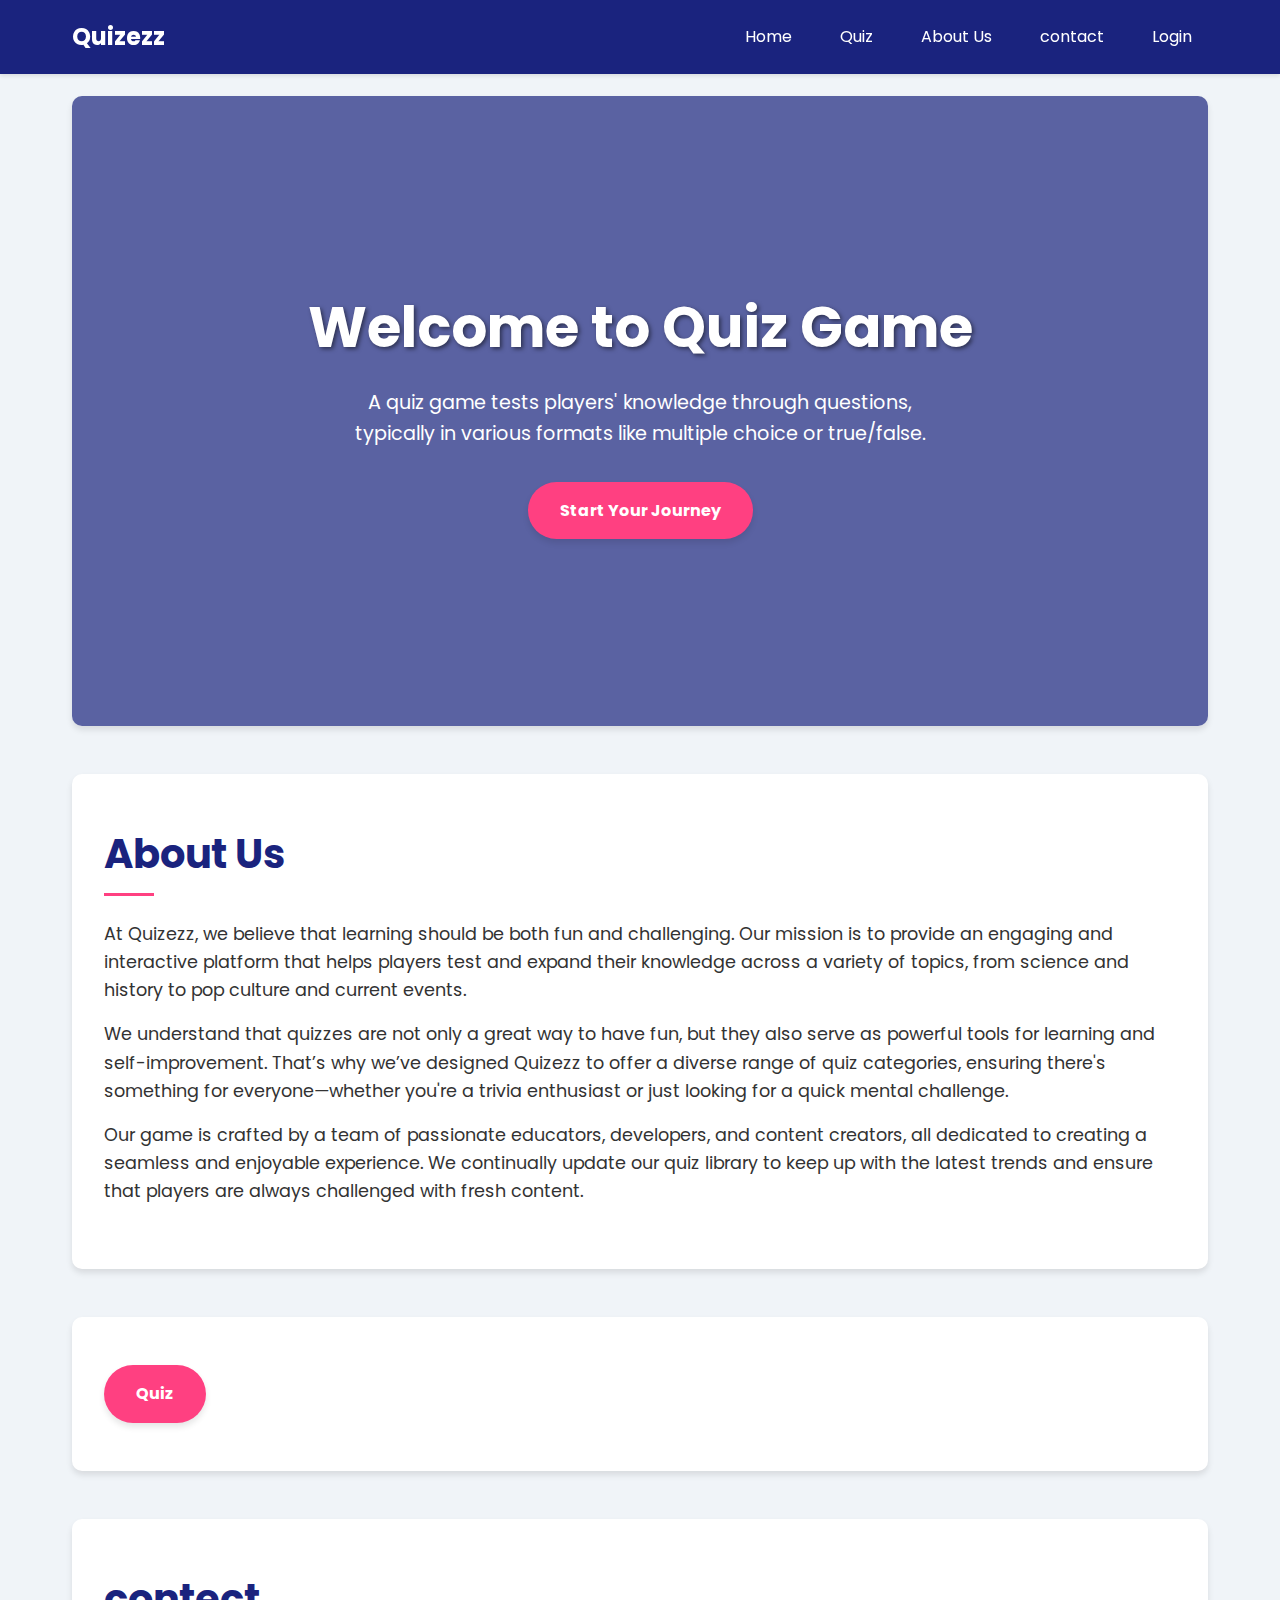
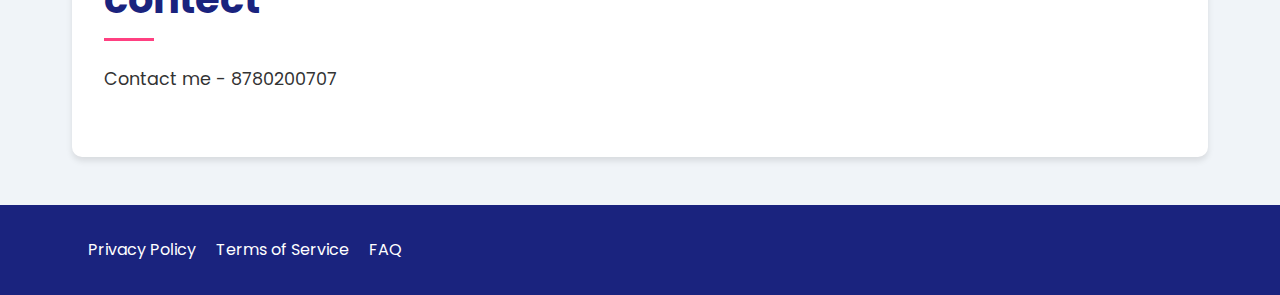
<file: index.html>
<!DOCTYPE html>
<html lang="en">
<head>
    <meta charset="UTF-8">
    <meta name="viewport" content="width=device-width, initial-scale=1.0">
    <title>Quizezz</title>
    <link rel="stylesheet" href="styles.css">
    <link href="https://fonts.googleapis.com/css2?family=Poppins:wght@300;400;600;700&display=swap" rel="stylesheet">
    
</head>
<body>
    <header>
        <nav>
            <div class="logo">Quizezz</div>
            <div class="nav-links">
                <a href="#home">Home</a>
                <a href="#quiz">Quiz</a>
                <a href="#about">About Us</a>
                <a href="#contact">contact</a>
                <a href="login.html">Login</a> 
            </div>
        </nav>
    </header>

    <main>
        <section id="home" class="hero">
            <h1>Welcome to Quiz Game</h1>
            <p>
                A quiz game tests players' knowledge through questions, typically in various formats like multiple choice or true/false.</p>
            <a href="login.html" class="cta-button">Start Your Journey</a>
            
        </section>
        <section id="about" class="section">
            <h2>About Us</h2>
            <p>At Quizezz, we believe that learning should be both fun and challenging. Our mission is to provide an engaging and interactive platform that helps players test and expand their knowledge across a variety of topics, from science and history to pop culture and current events.</p>
            <p>We understand that quizzes are not only a great way to have fun, but they also serve as powerful tools for learning and self-improvement. That’s why we’ve designed Quizezz to offer a diverse range of quiz categories, ensuring there's something for everyone—whether you're a trivia enthusiast or just looking for a quick mental challenge.</p>
            <p>Our game is crafted by a team of passionate educators, developers, and content creators, all dedicated to creating a seamless and enjoyable experience. We continually update our quiz library to keep up with the latest trends and ensure that players are always challenged with fresh content.</p>
        </section>
        <section id="quiz" class="section">
            <a href="quiz.html" class="cta-button">Quiz</a>
        </section>
        <section id="Contact" class="section">
            <h2>contect</h2>
            <p>Contact me - <span>8780200707</span></p>
        </section>
    </main>

    <footer>
        <div class="footer-content">
            
            <div class="footer-links">
                <a href="#">Privacy Policy</a>
                <a href="#">Terms of Service</a>
                <a href="#">FAQ</a>
            </div>
        </div>
    </footer>
</body>
</html>
</file>
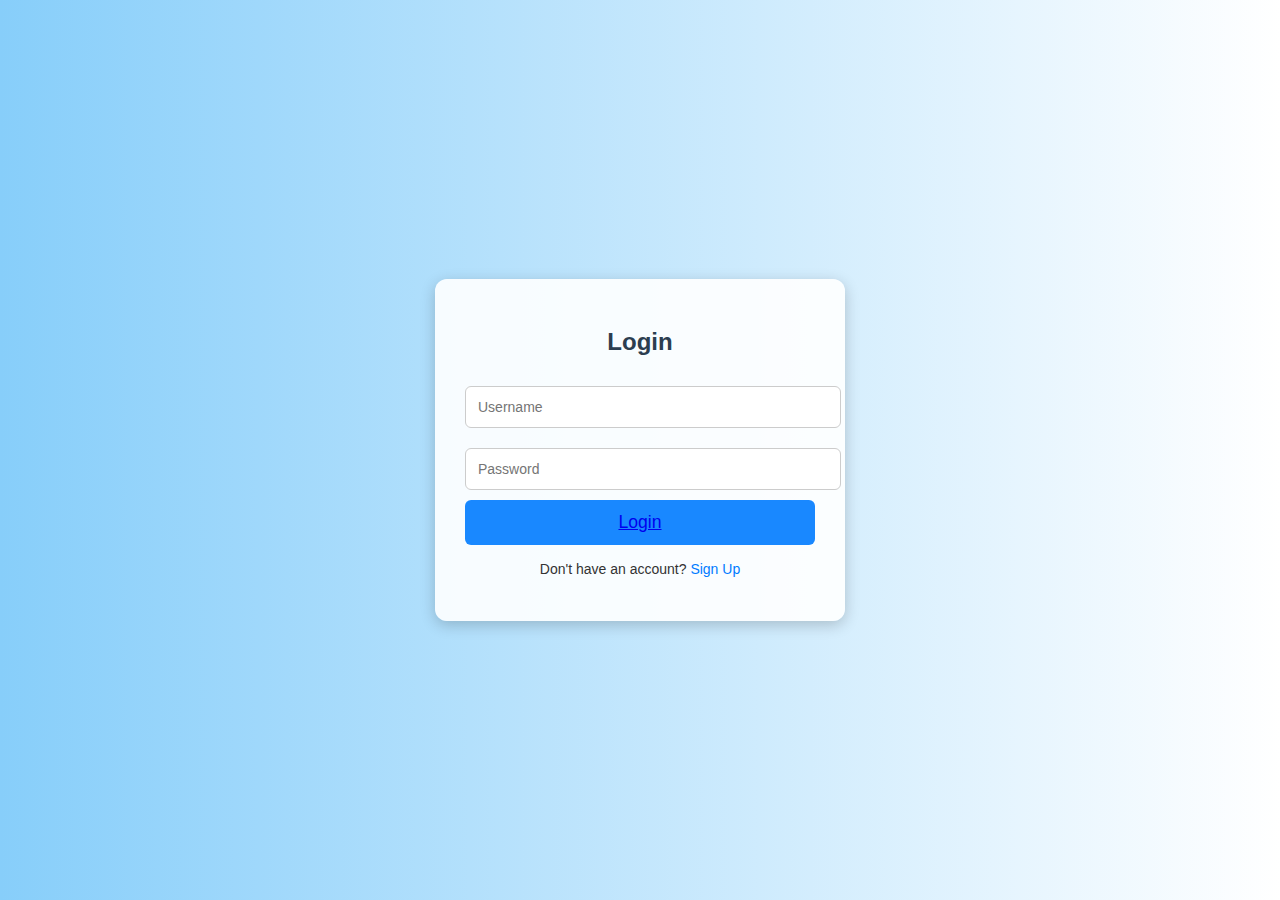
<file: login.html>
<!DOCTYPE html>
<html lang="en">
<head>
    <meta charset="UTF-8">
    <meta name="viewport" content="width=device-width, initial-scale=1.0">
    <meta http-equiv="X-UA-Compatible" content="ie=edge">
    <title>Login Page</title>
    <style>
        body {
            font-family: Arial, sans-serif;
            background: linear-gradient(to right, #87CEFA, #ffffff); /* Light blue to white gradient */
            display: flex;
            justify-content: center;
            align-items: center;
            height: 100vh;
            margin: 0;
            color: #333;
        }
        .login-container {
            background: rgba(255, 255, 255, 0.9);
            padding: 30px;
            border-radius: 12px;
            box-shadow: 0px 4px 15px rgba(0, 0, 0, 0.2);
            width: 350px;
            text-align: center;
        }
        .login-container h2 {
            margin-bottom: 20px;
            color: #2c3e50;
        }
        .login-container input {
            width: 100%;
            padding: 12px;
            margin: 10px 0;
            border: 1px solid #ccc;
            border-radius: 6px;
            font-size: 14px;
        }
        .login-container button {
            width: 100%;
            padding: 12px;
            background-color: rgba(0, 123, 255, 0.9); /* Light blue */
            color: white;
            border: none;
            border-radius: 6px;
            cursor: pointer;
            font-size: 1.1em;
            transition: background-color 0.3s ease;
        }
        .login-container button:hover {
            background-color: rgba(0, 123, 255, 0.7);
        }
        .error-message {
            color: red;
            margin-top: 10px;
        }
        .description {
            margin-top: 20px;
            font-size: 14px;
            color: #555;
        }
        .signup-link {
            margin-top: 15px;
            font-size: 14px;
        }
        .signup-link a {
            color: #007BFF;
            text-decoration: none;
        }
        .signup-link a:hover {
            text-decoration: underline;
        }
    </style>
</head>
<body>

    <div class="login-container">
        <h2>Login</h2>
        <form id="loginForm">
            <input type="text" id="username" placeholder="Username" required>
            <input type="password" id="password" placeholder="Password" required>
            <button type="submit"><a href="index2.html">Login</a></button>
            <p class="error-message" id="errorMessage"></p>
        </form>
       
        <p class="signup-link">
            Don't have an account? <a href="signup.html">Sign Up</a>
        </p>
    </div>

    <script>
        document.getElementById('loginForm').addEventListener('submit', function(event) {
            event.preventDefault();
            const username = document.getElementById('username').value;
            const password = document.getElementById('password').value;
            const errorMessage = document.getElementById('errorMessage');

            // Define valid credentials
            const validUsername = 'Hardik Parmar';
            const validPassword = 'Hardik@2407';

            if (username === validUsername && password === validPassword) {
                window.location.href = 'krus.html'; // Redirect to Kruskal's page
            } else {
                errorMessage.textContent = 'Invalid credentials. Please try again.';
            }
        });
    </script>

</body>
</html>
</file>
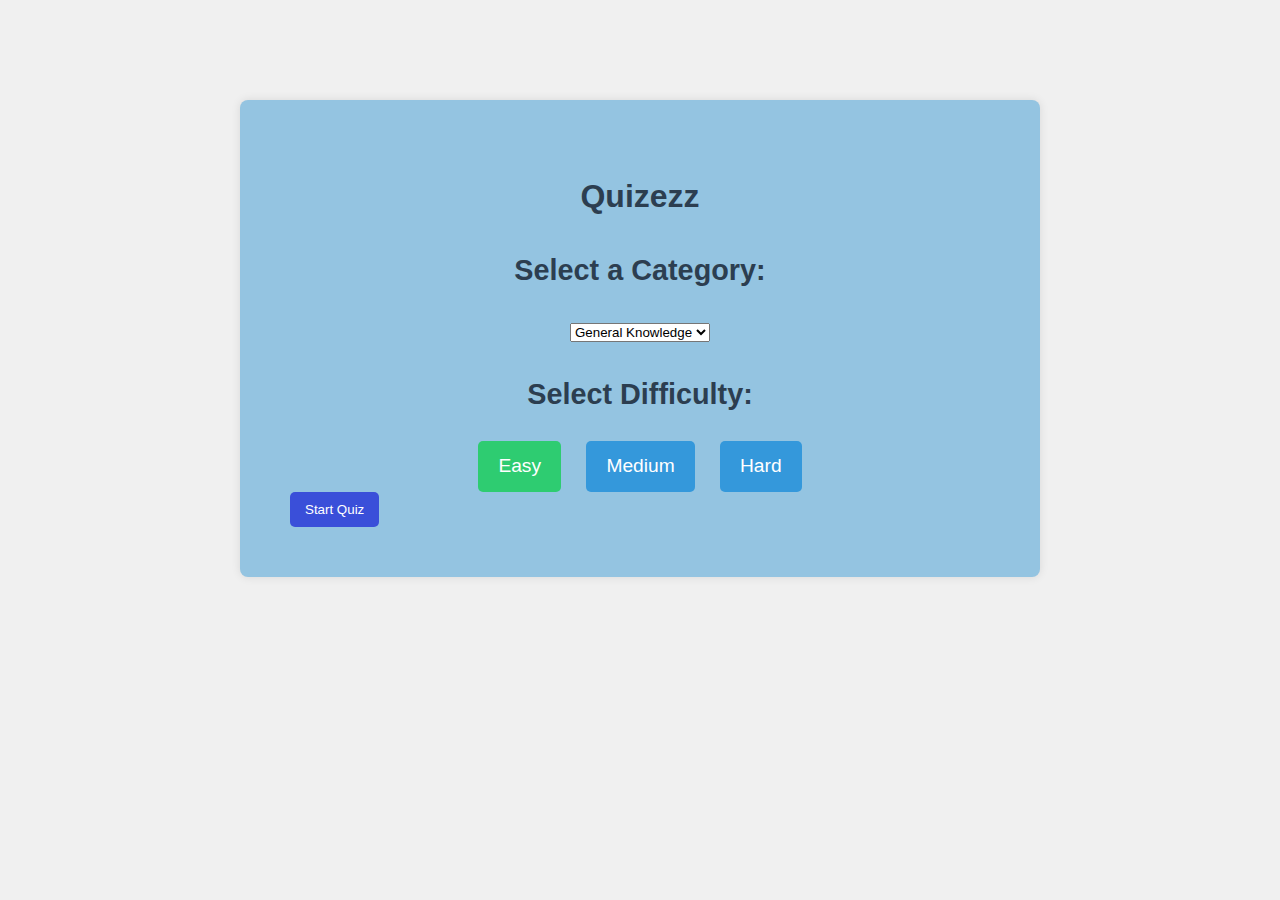
<file: quiz.html>
<!DOCTYPE html>
<html lang="en">
<head>
    <meta charset="UTF-8">
    <meta name="viewport" content="width=device-width, initial-scale=1.0">
    <title>Quizezz</title>
    <style>
        body {
            background-color: #4c8ab3;
            font-family: Arial, sans-serif;
            line-height: 1.6;
            color: #333;
            max-width: 800px;
            margin: 0 auto;
            padding: 20px;
            background-color: #f0f0f0;
        }
        .quiz-container {
            margin-top: 80px;
            background-color: #94c4e1;
            border-radius: 8px;
            padding: 50px;
            box-shadow: 0 0 10px rgba(0, 0, 0, 0.1);
        }
        h1, h2 {
            text-align: center;
            color: #2c3e50;
        }
        .question {
            font-size: 1.2em;
            margin-bottom: 15px;
        }
        .options {
            display: grid;
            gap: 10px;
        }
        button {
            background-color: #3a4fd9;
            color: white;
            border: none;
            padding: 10px 15px;
            border-radius: 5px;
            cursor: pointer;
            transition: background-color 0.3s;
        }
        button:hover {
            background-color: #2980b9;
        }
        button:disabled {
            background-color: #bdc3c7;
            cursor: not-allowed;
        }
        #next-btn, #restart-btn {
            display: block;
            margin: 20px auto 0;
        }
        #score-container, #category-selection, #difficulty-selection {
            text-align: center;
            font-size: 1.2em;
            margin-top: 20px;
        }
        #timer {
            text-align: center;
            font-size: 1.5em;
            margin-bottom: 15px;
        }
        #progress-bar {
            width: 100%;
            height: 20px;
            background-color: #e0e0e0;
            border-radius: 10px;
            margin-bottom: 20px;
        }
        #progress {
            width: 0;
            height: 100%;
            background-color: #2ecc71;
            border-radius: 10px;
            transition: width 0.5s ease-in-out;
        }
        .difficulty {
            display: inline-block;
            margin: 0 10px;
        }
        .difficulty input[type="radio"] {
            display: none;
        }
        .difficulty label {
            display: inline-block;
            background-color: #3498db;
            color: white;
            padding: 10px 20px;
            border-radius: 5px;
            cursor: pointer;
        }
        .difficulty input[type="radio"]:checked + label {
            background-color: #2ecc71;
        }
    </style>
</head>
<body>
    <div class="quiz-container">
        <h1>Quizezz</h1>
        <div id="category-selection">
            <h2>Select a Category:</h2>
            <select id="category">
                <option value="general">General Knowledge</option>
                <option value="science">Science</option>
                <option value="history">History</option>
            </select>
        </div>
        <div id="difficulty-selection">
            <h2>Select Difficulty:</h2>
            <div class="difficulty">
                <input type="radio" id="easy" name="difficulty" value="easy" checked>
                <label for="easy">Easy</label>
            </div>
            <div class="difficulty">
                <input type="radio" id="medium" name="difficulty" value="medium">
                <label for="medium">Medium</label>
            </div>
            <div class="difficulty">
                <input type="radio" id="hard" name="difficulty" value="hard">
                <label for="hard">Hard</label>
            </div>
        </div>
        <button id="start-btn">Start Quiz</button>
        <div id="quiz" style="display: none;">
            <div id="timer">Time: 30</div>
            <div id="progress-bar"><div id="progress"></div></div>
            <div id="question-container">
                <p id="question" class="question"></p>
                <div id="options" class="options"></div>
            </div>
            <button id="next-btn" disabled>Next Question</button>
        </div>
        <div id="score-container" style="display: none;">
            <h2>Quiz Completed!</h2>
            <p>Your score: <span id="score"></span></p>
            <p>Time taken: <span id="time-taken"></span> seconds</p>
            <button id="restart-btn">Restart Quiz</button>
        </div>
    </div>

    <script>
        const quizQuestions = {
    general: {
        easy: [
            {
                question: "What is the capital of France?",
                options: ["London", "Berlin", "Paris", "Madrid"],
                correctAnswer: 2
            },
            {
                question: "Which planet is known as the Red Planet?",
                options: ["Venus", "Mars", "Jupiter", "Saturn"],
                correctAnswer: 1
            },
            {
                question: "What is the largest mammal in the world?",
                options: ["Elephant", "Blue Whale", "Great White Shark", "Giraffe"],
                correctAnswer: 1
            },
            {
                question: "Which country is known for the Great Pyramid?",
                options: ["Mexico", "Egypt", "China", "India"],
                correctAnswer: 1
            },
            {
                question: "What is the smallest continent?",
                options: ["Australia", "Europe", "Asia", "Antarctica"],
                correctAnswer: 0
            },
            {
                question: "What is the capital of France?",
                options: ["London", "Berlin", "Paris", "Madrid"],
                correctAnswer: 2
            }
        ],
        medium: [
            {
                question: "Who wrote 'To Kill a Mockingbird'?",
                options: ["Harper Lee", "Mark Twain", "John Steinbeck", "F. Scott Fitzgerald"],
                correctAnswer: 0
            },
            {
                question: "What is the chemical symbol for gold?",
                options: ["Go", "Gd", "Au", "Ag"],
                correctAnswer: 2
            },
            {
                question: "Which ocean is the largest?",
                options: ["Atlantic Ocean", "Indian Ocean", "Pacific Ocean", "Arctic Ocean"],
                correctAnswer: 2
            },
            {
                question: "Who painted the Mona Lisa?",
                options: ["Vincent Van Gogh", "Pablo Picasso", "Leonardo da Vinci", "Claude Monet"],
                correctAnswer: 2
            },
            {
                question: "What is the hardest natural substance on Earth?",
                options: ["Gold", "Iron", "Diamond", "Titanium"],
                correctAnswer: 2
            },
            {
                question: "Which planet is known as the Red Planet?",
                options: ["Venus", "Mars", "Jupiter", "Saturn"],
                correctAnswer: 1
            }
        ],
        hard: [
            {
                question: "What is the smallest prime number greater than 100?",
                options: ["101", "103", "107", "109"],
                correctAnswer: 1
            },
            {
                question: "Who was the first woman to win a Nobel Prize?",
                options: ["Marie Curie", "Mother Teresa", "Jane Addams", "Barbara McClintock"],
                correctAnswer: 0
            },
            {
                question: "What is the longest river in the world?",
                options: ["Amazon River", "Nile River", "Yangtze River", "Mississippi River"],
                correctAnswer: 1
            },
            {
                question: "Which scientist developed the theory of general relativity?",
                options: ["Isaac Newton", "Galileo Galilei", "Albert Einstein", "Stephen Hawking"],
                correctAnswer: 2
            },
            {
                question: "In which year did the Titanic sink?",
                options: ["1905", "1912", "1915", "1920"],
                correctAnswer: 1
            },
            {
                question: "What is the largest mammal in the world?",
                options: ["African Elephant", "Blue Whale", "Giraffe", "Hippopotamus"],
                correctAnswer: 1
            }
        ]
    },
    science: {
        easy: [
            {
                question: "What is the chemical formula for water?",
                options: ["CO2", "H2O", "NaCl", "O2"],
                correctAnswer: 1
            },
            {
                question: "What is the largest organ in the human body?",
                options: ["Heart", "Brain", "Liver", "Skin"],
                correctAnswer: 3
            },
            {
                question: "What gas do plants absorb from the atmosphere?",
                options: ["Oxygen", "Nitrogen", "Carbon Dioxide", "Hydrogen"],
                correctAnswer: 2
            },
            {
                question: "What is the process by which plants make their food?",
                options: ["Photosynthesis", "Respiration", "Transpiration", "Evaporation"],
                correctAnswer: 0
            },
            {
                question: "What is the chemical symbol for sodium?",
                options: ["S", "Na", "So", "N"],
                correctAnswer: 1
            },
            {
                question: "Which element has the atomic number 1?",
                options: ["Helium", "Oxygen", "Hydrogen", "Carbon"],
                correctAnswer: 2
            }
        ],
        medium: [
            {
                question: "What is the speed of light in vacuum?",
                options: ["299,792 km/s", "300,000 km/s", "301,000 km/s", "298,000 km/s"],
                correctAnswer: 0
            },
            {
                question: "What is the hardest natural substance on Earth?",
                options: ["Gold", "Iron", "Diamond", "Titanium"],
                correctAnswer: 2
            },
            {
                question: "What is the main gas found in the air we breathe?",
                options: ["Oxygen", "Nitrogen", "Carbon Dioxide", "Hydrogen"],
                correctAnswer: 1
            },
            {
                question: "What type of animal is a blue whale?",
                options: ["Fish", "Mammal", "Reptile", "Amphibian"],
                correctAnswer: 1
            },
            {
                question: "What is the name of the largest desert in the world?",
                options: ["Sahara", "Arabian", "Gobi", "Antarctic"],
                correctAnswer: 3
            },
            {
                question: "What is the chemical symbol for water?",
                options: ["O2", "H2O", "CO2", "NaCl"],
                correctAnswer: 1
            }
        ],
        hard: [
            {
                question: "What is the half-life of Carbon-14?",
                options: ["5,730 years", "1,000 years", "10,000 years", "50,000 years"],
                correctAnswer: 0
            },
            {
                question: "What is the name of the closest known black hole to Earth?",
                options: ["Sagittarius A*", "Cygnus X-1", "V616 Monocerotis", "NGC 6624"],
                correctAnswer: 2
            },
            {
                question: "What is the primary component of the sun?",
                options: ["Oxygen", "Hydrogen", "Helium", "Carbon"],
                correctAnswer: 1
            },
            {
                question: "Which planet is known for its rings?",
                options: ["Jupiter", "Mars", "Saturn", "Uranus"],
                correctAnswer: 2
            },
            {
                question: "What is the unit of electrical resistance?",
                options: ["Ohm", "Volt", "Ampere", "Watt"],
                correctAnswer: 0
            }
        ]
    },
    history: {
        easy: [
            {
                question: "In which year did World War II end?",
                options: ["1943", "1944", "1945", "1946"],
                correctAnswer: 2
            },
            {
                question: "Who was the first President of the United States?",
                options: ["Thomas Jefferson", "John Adams", "George Washington", "Benjamin Franklin"],
                correctAnswer: 2
            },
            {
                question: "What ancient civilization built the pyramids?",
                options: ["Roman", "Egyptian", "Mayan", "Greek"],
                correctAnswer: 1
            },
            {
                question: "Who was the first man to walk on the moon?",
                options: ["Buzz Aldrin", "Yuri Gagarin", "Neil Armstrong", "Michael Collins"],
                correctAnswer: 2
            },
            {
                question: "What year did the Berlin Wall fall?",
                options: ["1987", "1988", "1989", "1990"],
                correctAnswer: 2
            }
        ],
        medium: [
            {
                question: "In which year did the French Revolution begin?",
                options: ["1769", "1779", "1789", "1799"],
                correctAnswer: 2
            },
            {
                question: "Who was the last Pharaoh of Ancient Egypt?",
                options: ["Nefertiti", "Cleopatra", "Hatshepsut", "Tiye"],
                correctAnswer: 1
            },
            {
                question: "What was the name of the ship that brought the Pilgrims to America?",
                options: ["Mayflower", "Santa Maria", "Nina", "Pinta"],
                correctAnswer: 0
            },
            {
                question: "Who was known as the Iron Lady?",
                options: ["Angela Merkel", "Margaret Thatcher", "Golda Meir", "Indira Gandhi"],
                correctAnswer: 1
            },
            {
                question: "What event started World War I?",
                options: ["The sinking of the Lusitania", "The assassination of Archduke Franz Ferdinand", "The invasion of Poland", "The bombing of Pearl Harbor"],
                correctAnswer: 1
            }
        ],
        hard: [
            {
                question: "In which year was the Magna Carta signed?",
                options: ["1215", "1225", "1235", "1245"],
                correctAnswer: 0
            },
            {
                question: "Who was the leader of the Bolsheviks during the Russian Revolution?",
                options: ["Joseph Stalin", "Leon Trotsky", "Vladimir Lenin", "Nikita Khrushchev"],
                correctAnswer: 2
            },
            {
                question: "What was the main cause of the Cold War?",
                options: ["Disagreement over economic systems", "Territorial disputes", "Religious differences", "Nationalism"],
                correctAnswer: 0
            },
            {
                question: "Which empire was known for its extensive road system?",
                options: ["Roman Empire", "Ottoman Empire", "Mongol Empire", "Byzantine Empire"],
                correctAnswer: 0
            },
            {
                question: "Who was the first Roman Emperor?",
                options: ["Julius Caesar", "Augustus", "Nero", "Caligula"],
                correctAnswer: 1
            }
        ]
    }
};


        let currentQuestion = 0;
        let score = 0;
        let selectedAnswer = null;
        let timer;
        let timeLeft = 30;
        let category;
        let difficulty;
        let questions;

        const categorySelect = document.getElementById('category');
        const difficultyInputs = document.querySelectorAll('input[name="difficulty"]');
        const startBtn = document.getElementById('start-btn');
        const quizContainer = document.getElementById('quiz');
        const questionEl = document.getElementById('question');
        const optionsEl = document.getElementById('options');
        const nextBtn = document.getElementById('next-btn');
        const scoreContainer = document.getElementById('score-container');
        const scoreEl = document.getElementById('score');
        const timeTakenEl = document.getElementById('time-taken');
        const restartBtn = document.getElementById('restart-btn');
        const timerEl = document.getElementById('timer');
        const progressEl = document.getElementById('progress');

        startBtn.addEventListener('click', startQuiz);
        nextBtn.addEventListener('click', nextQuestion);
        restartBtn.addEventListener('click', restartQuiz);

        function startQuiz() {
            category = categorySelect.value;
            difficulty = document.querySelector('input[name="difficulty"]:checked').value;
            questions = quizQuestions[category][difficulty];
            currentQuestion = 0;
            score = 0;
            document.getElementById('category-selection').style.display = 'none';
            document.getElementById('difficulty-selection').style.display = 'none';
            startBtn.style.display = 'none';
            quizContainer.style.display = 'block';
            loadQuestion();
            startTimer();
        }

        function loadQuestion() {
            const question = questions[currentQuestion];
            questionEl.textContent = question.question;
            optionsEl.innerHTML = '';
            question.options.forEach((option, index) => {
                const button = document.createElement('button');
                button.textContent = option;
                button.addEventListener('click', () => selectAnswer(index));
                optionsEl.appendChild(button);
            });
            nextBtn.disabled = true;
            updateProgressBar();
        }

        function selectAnswer(index) {
            selectedAnswer = index;
            const buttons = optionsEl.getElementsByTagName('button');
            for (let i = 0; i < buttons.length; i++) {
                buttons[i].style.backgroundColor = i === index ? '#2ecc71' : '#3498db';
            }
            nextBtn.disabled = false;
        }

        function nextQuestion() {
            if (selectedAnswer === questions[currentQuestion].correctAnswer) {
                score++;
            }
            currentQuestion++;
            selectedAnswer = null;

            if (currentQuestion < questions.length) {
                loadQuestion();
                resetTimer();
            } else {
                showScore();
            }
        }

        function showScore() {
            clearInterval(timer);
            quizContainer.style.display = 'none';
            scoreContainer.style.display = 'block';
            scoreEl.textContent = `${score} out of ${questions.length}`;
            timeTakenEl.textContent = 30 * questions.length - timeLeft;
        }

        function restartQuiz() {
            scoreContainer.style.display = 'none';
            document.getElementById('category-selection').style.display = 'block';
            document.getElementById('difficulty-selection').style.display = 'block';
            startBtn.style.display = 'block';
            resetTimer();
        }

        function startTimer() {
            timeLeft = 30;
            timer = setInterval(() => {
                timeLeft--;
                timerEl.textContent = `Time: ${timeLeft}`;
                if (timeLeft <= 0) {
                    clearInterval(timer);
                    nextQuestion();
                }
            }, 1000);
        }

        function resetTimer() {
            clearInterval(timer);
            startTimer();
        }

        function updateProgressBar() {
            const progress = ((currentQuestion + 1) / questions.length) * 100;
            progressEl.style.width = `${progress}%`;
        }
    </script>
</body>
</html>
</file>
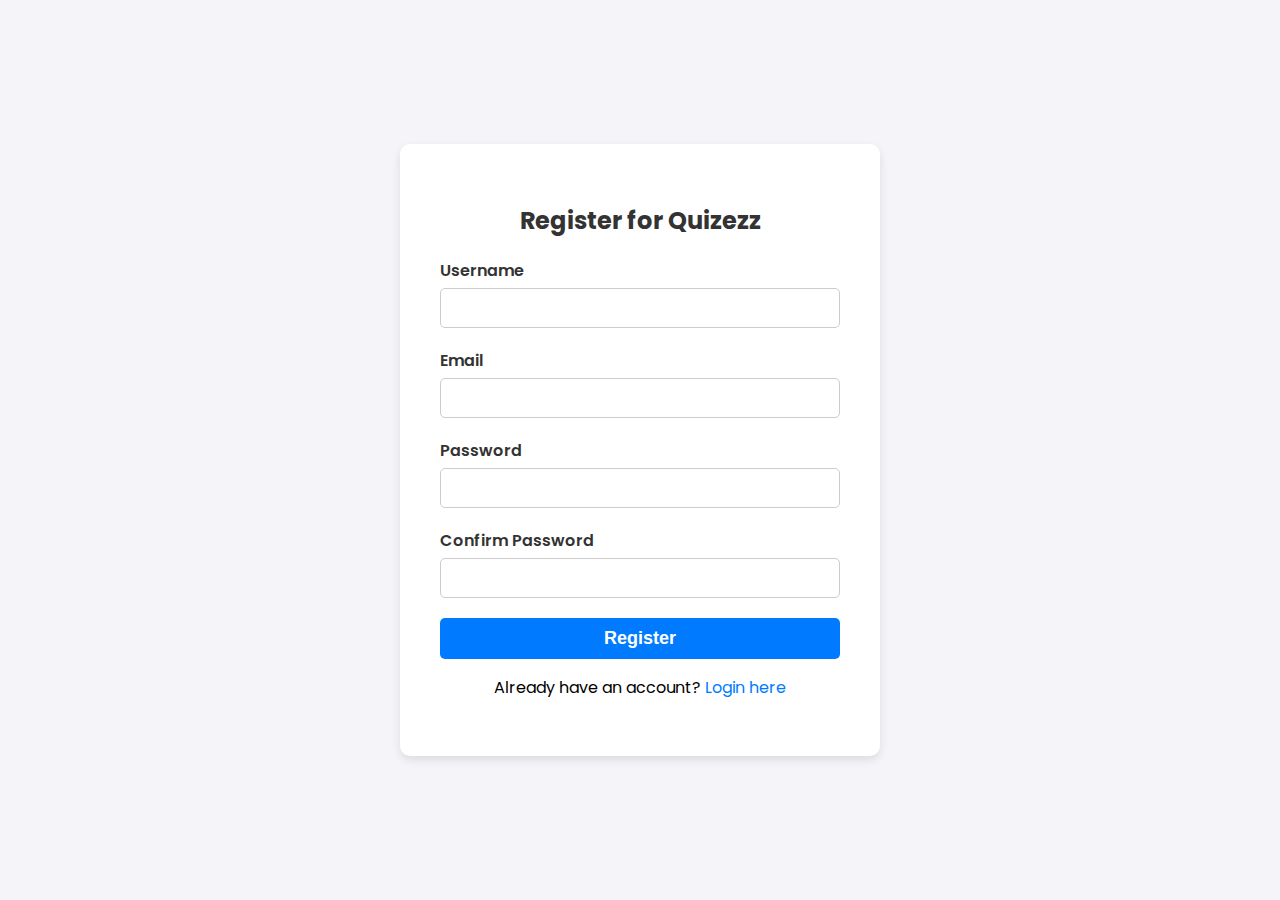
<file: signup.html>
<!DOCTYPE html>
<html lang="en">
<head>
    <meta charset="UTF-8">
    <meta name="viewport" content="width=device-width, initial-scale=1.0">
    <title>Quizezz - Registration</title>
    <link href="https://fonts.googleapis.com/css2?family=Poppins:wght@300;400;600;700&display=swap" rel="stylesheet">
    <style>
        body {
            font-family: 'Poppins', sans-serif;
            background-color: #f4f4f9;
            display: flex;
            justify-content: center;
            align-items: center;
            height: 100vh;
            margin: 0;
        }
        .registration-container {
            background-color: #fff;
            padding: 40px;
            border-radius: 10px;
            box-shadow: 0 4px 10px rgba(0, 0, 0, 0.1);
            width: 100%;
            max-width: 400px;
        }
        h2 {
            text-align: center;
            margin-bottom: 20px;
            font-size: 24px;
            color: #333;
        }
        form {
            display: flex;
            flex-direction: column;
        }
        label {
            font-weight: 600;
            margin-bottom: 5px;
            color: #333;
        }
        input[type="text"], input[type="email"], input[type="password"] {
            padding: 10px;
            margin-bottom: 20px;
            border: 1px solid #ccc;
            border-radius: 5px;
            font-size: 16px;
        }
        input[type="submit"] {
            padding: 10px;
            background-color: #007bff;
            color: #fff;
            border: none;
            border-radius: 5px;
            cursor: pointer;
            font-size: 18px;
            font-weight: 600;
            transition: background-color 0.3s ease;
        }
        input[type="submit"]:hover {
            background-color: #0056b3;
        }
        .form-footer {
            text-align: center;
            margin-top: 10px;
        }
        .form-footer a {
            color: #007bff;
            text-decoration: none;
        }
        .form-footer a:hover {
            text-decoration: underline;
        }
        .error {
            color: red;
            font-size: 14px;
            margin-top: -15px;
            margin-bottom: 15px;
        }
    </style>
</head>
<body>

    <div class="registration-container">
        <h2>Register for Quizezz</h2>
        <form id="registrationForm">
            <label for="username">Username</label>
            <input type="text" id="username" name="username" required>

            <label for="email">Email</label>
            <input type="email" id="email" name="email" required>

            <label for="password">Password</label>
            <input type="password" id="password" name="password" required>

            <label for="confirm-password">Confirm Password</label>
            <input type="password" id="confirm-password" name="confirm-password" required>

            <input type="submit" value="Register">
        </form>
        <div class="form-footer">
            <p>Already have an account? <a href="login.html">Login here</a></p>
        </div>
    </div>

    <script>
        document.getElementById('registrationForm').addEventListener('submit', function(event) {
            event.preventDefault(); // Prevent default form submission

            // Get values
            const username = document.getElementById('username').value;
            const email = document.getElementById('email').value;
            const password = document.getElementById('password').value;
            const confirmPassword = document.getElementById('confirm-password').value;

            // Validate passwords
            if (password !== confirmPassword) {
                alert("Passwords do not match.");
                return;
            }

            // If all validations pass, you can proceed with form submission (e.g., send data to the server)
            console.log("Registration successful:", { username, email, password });
            // Here you might want to send the data to your server
            // e.g., using fetch or axios

            alert("Registration successful!");
            // Reset the form
            this.reset();
        });
    </script>
</body>
</html>
</file>
<file: styles.css>
* {
    margin: 0;
    padding: 0;
    box-sizing: border-box;
    font-family: 'Poppins', sans-serif;
}

body {
    background-color: #f0f4f8;
    color: #333;
    line-height: 1.6;
}

header {
    background-color: #1a237e;
    color: #ffffff;
    padding: 1rem 0;
    position: fixed;
    width: 100%;
    top: 0;
    z-index: 1000;
    box-shadow: 0 2px 4px rgba(0,0,0,0.1);
}

nav {
    display: flex;
    justify-content: space-between;
    align-items: center;
    max-width: 1200px;
    margin: 0 auto;
    padding: 0 2rem;
}

.logo {
    font-size: 1.5rem;
    font-weight: bold;
}

.nav-links {
    display: flex;
    gap: 1rem;
}

.nav-links a {
    color: #ffffff;
    text-decoration: none;
    padding: 0.5rem 1rem;
    border-radius: 5px;
    transition: background-color 0.3s ease, color 0.3s ease;
}

.nav-links a:hover {
    background-color: #ffffff;
    color: #1a237e;
}

main {
    max-width: 1200px;
    margin: 6rem auto 2rem;
    padding: 0 2rem;
}

.hero {
    background-image: url('C:/Users/HARDIK/Downloads/background.jpg');
    background-size: cover;
    background-position: center;
    height: 70vh;
    display: flex;
    flex-direction: column;
    justify-content: center;
    align-items: center;
    text-align: center;
    color: #fff;
    padding: 2rem;
    border-radius: 10px;
    box-shadow: 0 4px 6px rgba(0, 0, 0, 0.1);
    position: relative;
}

.hero::before {
    content: '';
    position: absolute;
    top: 0;
    left: 0;
    right: 0;
    bottom: 0;
    background: rgba(26, 35, 126, 0.7);
    border-radius: 10px;
}

.hero h1, .hero p, .hero a {
    position: relative;
    z-index: 1;
}

.hero h1 {
    font-size: 3.5rem;
    margin-bottom: 1rem;
    text-shadow: 2px 2px 4px rgba(0,0,0,0.5);
}

.hero p {
    font-size: 1.2rem;
    max-width: 600px;
    margin-bottom: 2rem;
}

.cta-button {
    display: inline-block;
    background-color: #ff4081;
    color: #fff;
    padding: 1rem 2rem;
    border-radius: 50px;
    text-decoration: none;
    font-weight: bold;
    transition: background-color 0.3s ease, transform 0.3s ease;
    box-shadow: 0 4px 6px rgba(0,0,0,0.1);
}

.cta-button:hover {
    background-color: #e91e63;
    transform: translateY(-3px);
}

.section {
    background-color: #fff;
    padding: 3rem 2rem;
    margin-top: 3rem;
    border-radius: 10px;
    box-shadow: 0 4px 6px rgba(0, 0, 0, 0.1);
    transition: transform 0.3s ease;
}

.section:hover {
    transform: translateY(-5px);
}

.section h2 {
    font-size: 2.5rem;
    margin-bottom: 1.5rem;
    color: #1a237e;
    position: relative;
    padding-bottom: 10px;
}

.section h2::after {
    content: '';
    position: absolute;
    bottom: 0;
    left: 0;
    width: 50px;
    height: 3px;
    background-color: #ff4081;
}

.section p {
    margin-bottom: 1rem;
    font-size: 1.1rem;
}
.span{
    width: 100vw;
    height:80px;
    background-color: #1A237E;
    color:rgb(27, 13, 222);
    font-weight: bolder;
}


footer {
    background-color: #1a237e;
    color: #ffffff;
    text-align: center;
    padding: 2rem 0;
    margin-top: 3rem;
}

.footer-content {
    max-width: 1200px;
    margin: 0 auto;
    display: flex;
    justify-content: space-between;
    align-items: center;
    padding: 0 2rem;
}

.footer-links a {
    color: #ffffff;
    text-decoration: none;
    margin-left: 1rem;
    transition: color 0.3s ease;
}

.footer-links a:hover {
    color: #ff4081;
}




#hardik{
    width: 100vw;
    height:80px;
    background-color: #1A237E;
    color:white;
    font-weight: bolder;
   
}

#p{
    position: static;
    margin-top: 200px;
}


#hardik1{
    width: 100vw;
    height:80px;
    background-color: #1A237E;
    color:white;
    font-weight: bolder;
   
}
</file>
